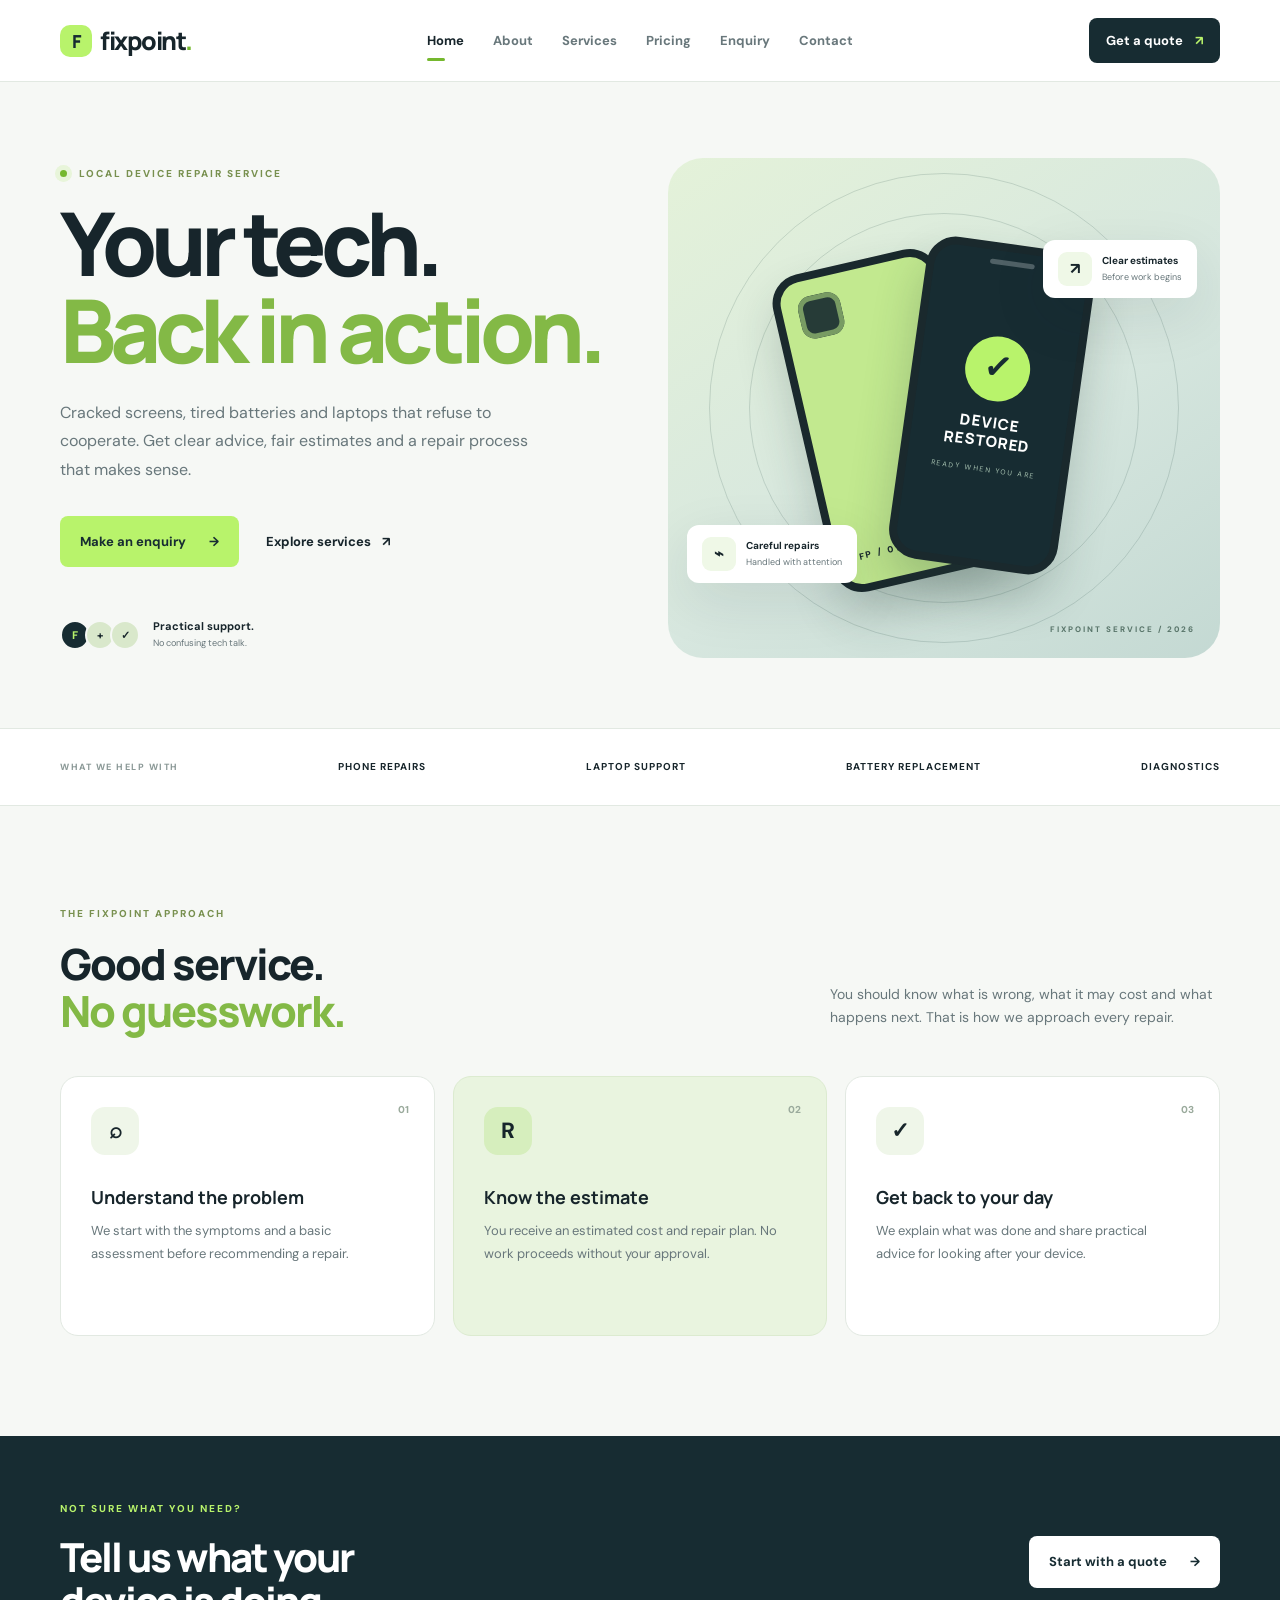
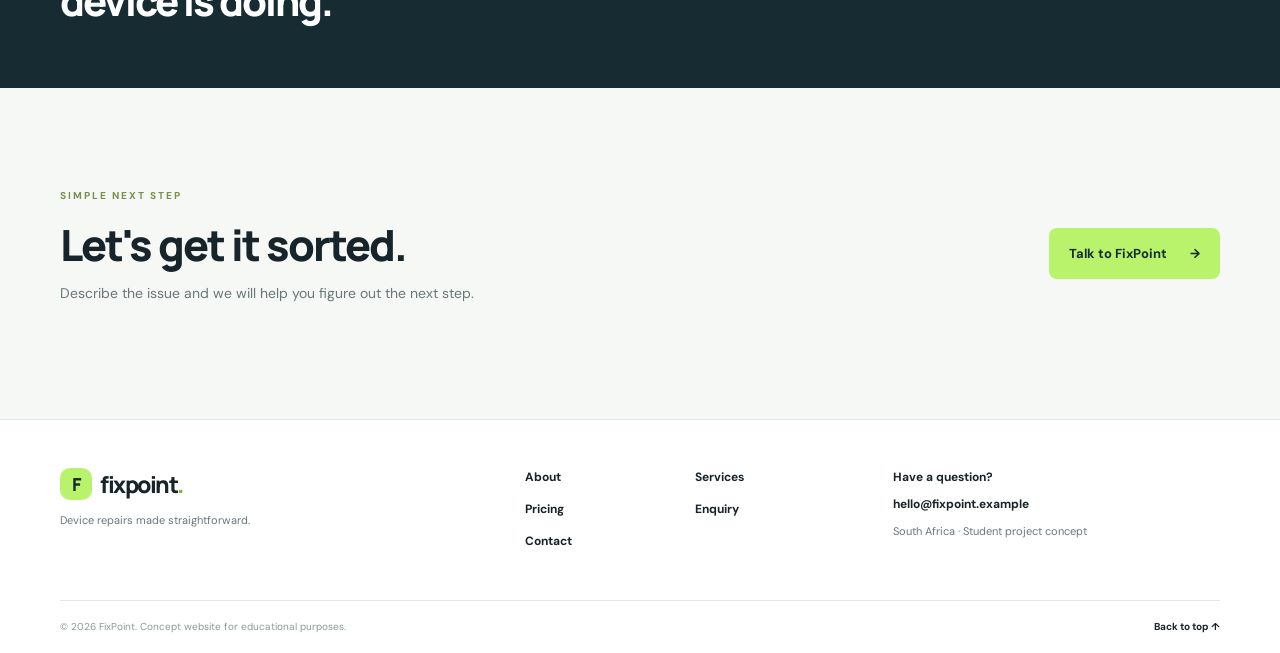
<file: index.html>
<!DOCTYPE html>
<html lang="en">
<head>
  <meta charset="UTF-8">
  <meta name="viewport" content="width=device-width, initial-scale=1.0">
  <meta name="description" content="FixPoint provides straightforward phone, tablet and laptop repairs with clear pricing and easy booking.">
  <meta property="og:title" content="FixPoint | Device repairs without the runaround"><meta property="og:description" content="FixPoint provides straightforward phone, tablet and laptop repairs with clear pricing and easy booking."><meta property="og:type" content="website"><link rel="canonical" href="https://fixpoint-wede5020.netlify.app/index.html"><meta name="theme-color" content="#172c32"><title>FixPoint | Device repairs without the runaround</title>
  <link rel="stylesheet" href="css/style.css">
  <script src="js/script.js" defer></script>
</head>
<body>
  <a class="skip-link" href="#main">Skip to content</a>
  <header class="site-header">
    <div class="container nav-wrap">
      <a class="logo" href="index.html" aria-label="FixPoint home"><span class="logo-mark">F</span>fixpoint<span class="logo-dot">.</span></a>
      <button class="menu-toggle" aria-label="Open navigation" aria-expanded="false">☰</button>
      <nav class="main-nav" aria-label="Main navigation">
        <a class="active" href="index.html">Home</a><a href="about.html">About</a><a href="services.html">Services</a><a href="pricing.html">Pricing</a><a href="enquiry.html">Enquiry</a><a href="contact.html">Contact</a>
      </nav>
      <a class="nav-cta" href="enquiry.html">Get a quote <span>↗</span></a>
    </div>
  </header>

  <main id="main">
    <section class="hero">
      <div class="container hero-grid">
        <div class="hero-copy">
          <p class="eyebrow"><span class="pulse"></span> LOCAL DEVICE REPAIR SERVICE</p>
          <h1>Your tech.<br><span>Back in action.</span></h1>
          <p class="hero-intro">Cracked screens, tired batteries and laptops that refuse to cooperate. Get clear advice, fair estimates and a repair process that makes sense.</p>
          <div class="hero-actions"><a class="button button-primary" href="enquiry.html">Make an enquiry <span>→</span></a><a class="text-link" href="services.html">Explore services <span>↗</span></a></div>
          <div class="hero-proof"><div class="proof-avatars"><span>F</span><span>+</span><span>✓</span></div><p><strong>Practical support.</strong><br><small>No confusing tech talk.</small></p></div>
        </div>
        <div class="hero-visual" aria-label="Illustration of a smartphone being repaired">
          <div class="visual-orbit orbit-one"></div><div class="visual-orbit orbit-two"></div>
          <div class="phone phone-back"><div class="camera"></div><div class="phone-label">FP / 01</div></div>
          <div class="phone phone-front"><div class="phone-speaker"></div><div class="screen-content"><div class="screen-icon">✓</div><span>DEVICE<br>RESTORED</span><small>READY WHEN YOU ARE</small></div></div>
          <div class="floating-tag tag-top"><span class="tag-icon">↗</span><span><b>Clear estimates</b><small>Before work begins</small></span></div>
          <div class="floating-tag tag-bottom"><span class="tag-icon">⌁</span><span><b>Careful repairs</b><small>Handled with attention</small></span></div>
          <div class="visual-caption">FIXPOINT SERVICE / 2026</div>
        </div>
      </div>
    </section>

    <section class="trust-strip"><div class="container trust-grid"><span>WHAT WE HELP WITH</span><b>PHONE REPAIRS</b><b>LAPTOP SUPPORT</b><b>BATTERY REPLACEMENT</b><b>DIAGNOSTICS</b></div></section>

    <section class="section container">
      <div class="section-heading"><div><p class="eyebrow">THE FIXPOINT APPROACH</p><h2>Good service.<br><span>No guesswork.</span></h2></div><p class="section-note">You should know what is wrong, what it may cost and what happens next. That is how we approach every repair.</p></div>
      <div class="feature-grid">
        <article class="feature-card"><span class="feature-number">01</span><div class="feature-icon">⌕</div><h3>Understand the problem</h3><p>We start with the symptoms and a basic assessment before recommending a repair.</p></article>
        <article class="feature-card featured"><span class="feature-number">02</span><div class="feature-icon">R</div><h3>Know the estimate</h3><p>You receive an estimated cost and repair plan. No work proceeds without your approval.</p></article>
        <article class="feature-card"><span class="feature-number">03</span><div class="feature-icon">✓</div><h3>Get back to your day</h3><p>We explain what was done and share practical advice for looking after your device.</p></article>
      </div>
    </section>

    <section class="dark-band"><div class="container dark-band-inner"><div><p class="eyebrow">NOT SURE WHAT YOU NEED?</p><h2>Tell us what your<br>device is doing.</h2></div><a class="button button-light" href="enquiry.html">Start with a quote <span>→</span></a></div></section>

    <section class="section container bottom-cta"><div><p class="eyebrow">SIMPLE NEXT STEP</p><h2>Let's get it sorted.</h2><p>Describe the issue and we will help you figure out the next step.</p></div><a class="button button-primary" href="contact.html">Talk to FixPoint <span>→</span></a></section>
  </main>

  <footer class="site-footer"><div class="container footer-main"><div><a class="logo footer-logo" href="index.html"><span class="logo-mark">F</span>fixpoint<span class="logo-dot">.</span></a><p>Device repairs made straightforward.</p></div><div class="footer-links"><a href="about.html">About</a><a href="services.html">Services</a><a href="pricing.html">Pricing</a><a href="enquiry.html">Enquiry</a><a href="contact.html">Contact</a></div><div class="footer-contact"><b>Have a question?</b><a href="mailto:hello@fixpoint.example">hello@fixpoint.example</a><span>South Africa · Student project concept</span></div></div><div class="container footer-bottom"><span>© 2026 FixPoint. Concept website for educational purposes.</span><a href="#main">Back to top ↑</a></div></footer>
</body>
</html>
</file>
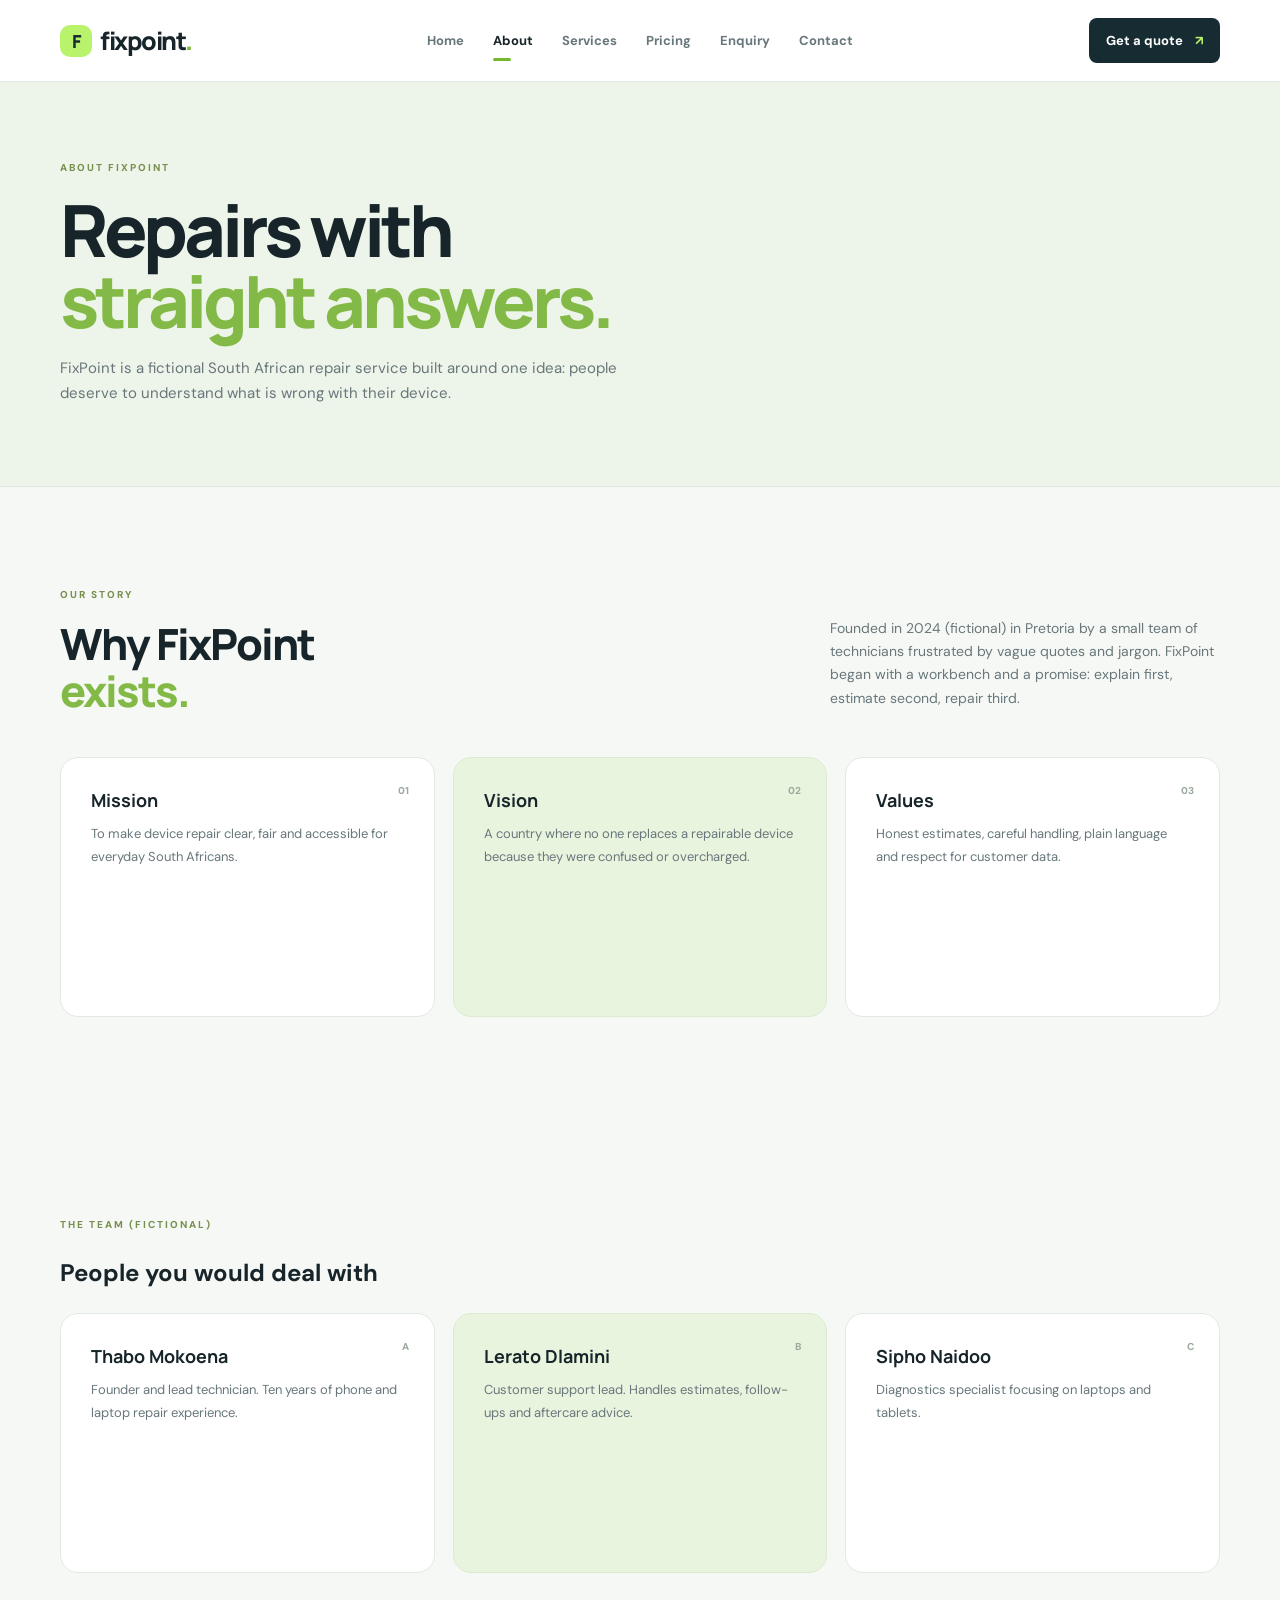
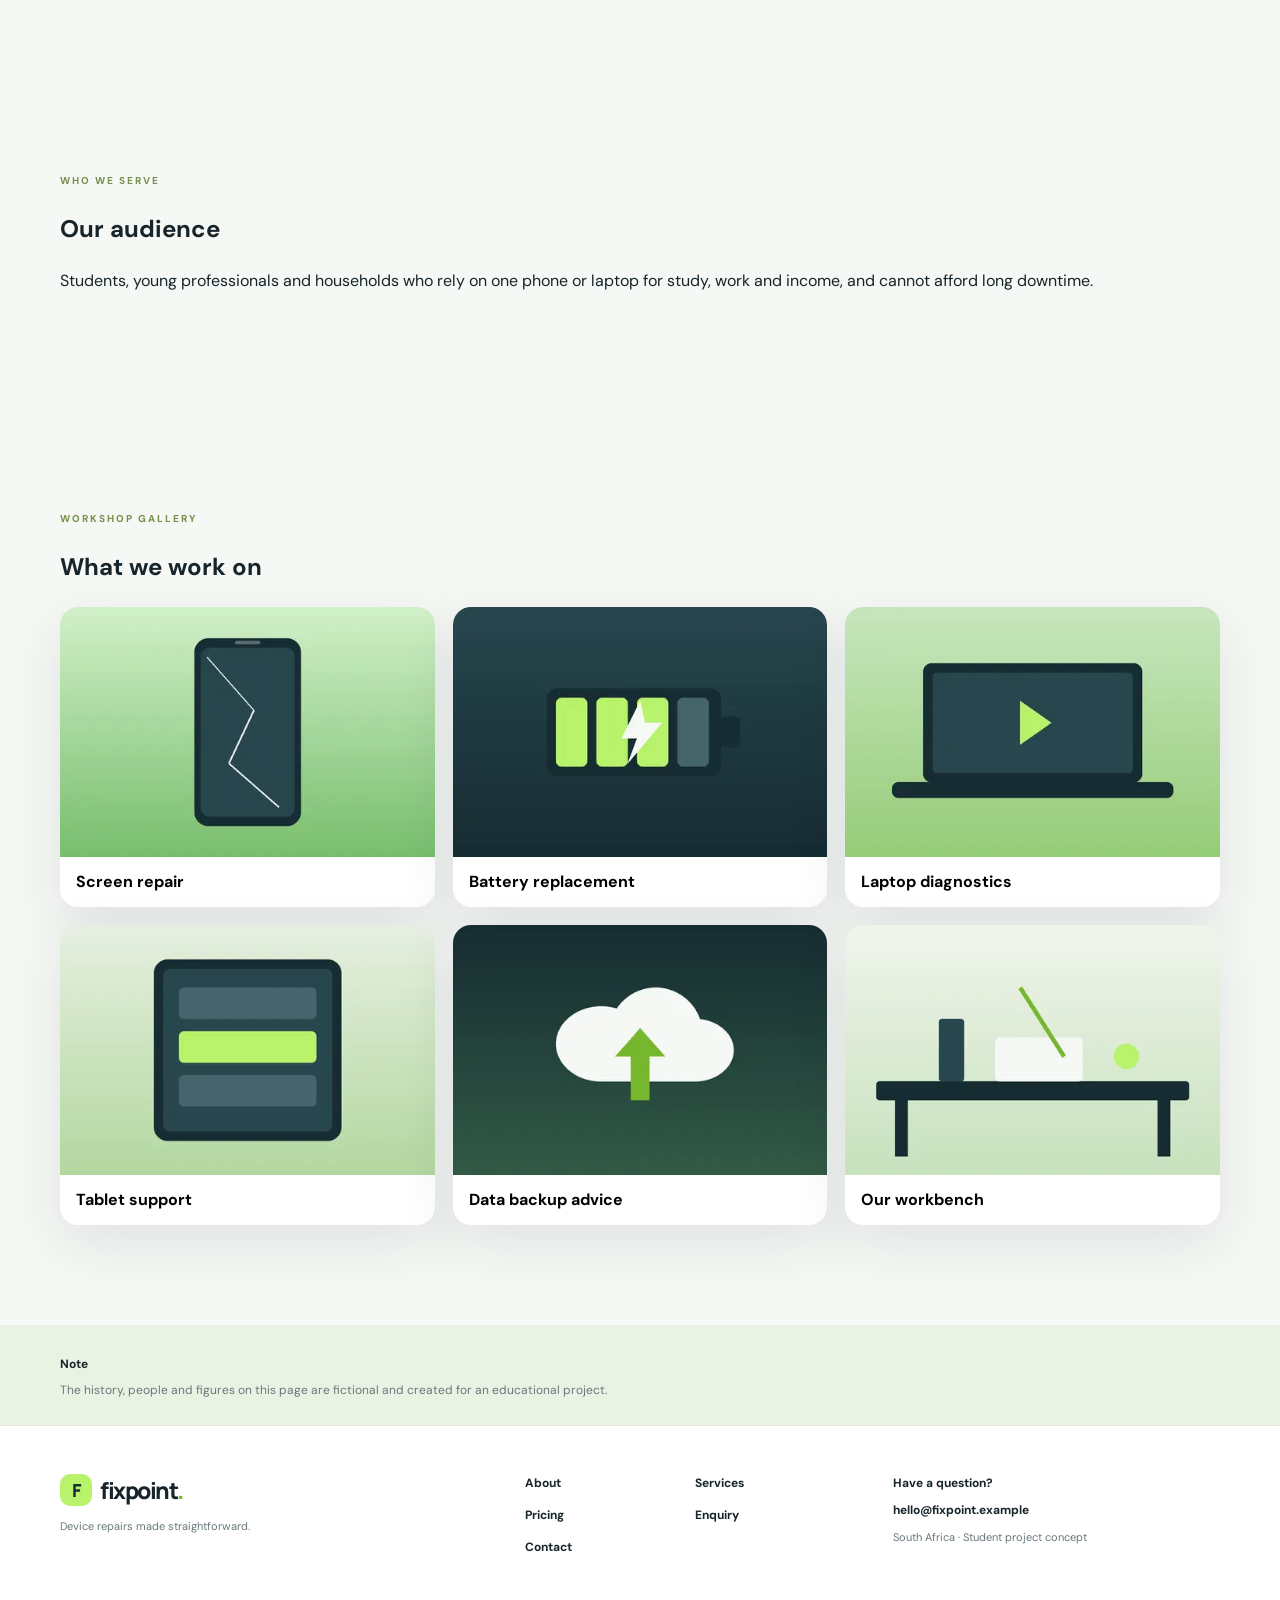
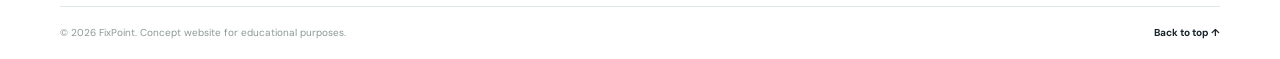
<file: about.html>
<!DOCTYPE html>
<html lang="en">
<head><meta charset="UTF-8"><meta name="viewport" content="width=device-width, initial-scale=1.0"><meta name="description" content="Learn about FixPoint, our mission, values and the team behind our device repair service."><meta property="og:title" content="About | FixPoint"><meta property="og:description" content="Learn about FixPoint, our mission, values and the team behind our device repair service."><meta property="og:type" content="website"><link rel="canonical" href="https://fixpoint-wede5020.netlify.app/about.html"><meta name="theme-color" content="#172c32"><title>About | FixPoint</title><link rel="stylesheet" href="css/style.css"><script src="js/script.js" defer></script></head>
<body><a class="skip-link" href="#main">Skip to content</a>
<header class="site-header"><div class="container nav-wrap"><a class="logo" href="index.html"><span class="logo-mark">F</span>fixpoint<span class="logo-dot">.</span></a><button class="menu-toggle" aria-label="Open navigation" aria-expanded="false">☰</button><nav class="main-nav" aria-label="Main navigation"><a href="index.html">Home</a><a class="active" href="about.html">About</a><a href="services.html">Services</a><a href="pricing.html">Pricing</a><a href="enquiry.html">Enquiry</a><a href="contact.html">Contact</a></nav><a class="nav-cta" href="enquiry.html">Get a quote <span>↗</span></a></div></header>
<main id="main">
<section class="page-hero"><div class="container"><p class="eyebrow">ABOUT FIXPOINT</p><h1>Repairs with<br><span>straight answers.</span></h1><p>FixPoint is a fictional South African repair service built around one idea: people deserve to understand what is wrong with their device.</p></div></section>
<section class="section container"><div class="section-heading"><div><p class="eyebrow">OUR STORY</p><h2>Why FixPoint<br><span>exists.</span></h2></div><p class="section-note">Founded in 2024 (fictional) in Pretoria by a small team of technicians frustrated by vague quotes and jargon. FixPoint began with a workbench and a promise: explain first, estimate second, repair third.</p></div>
<div class="feature-grid"><article class="feature-card "><span class="feature-number">01</span><h3>Mission</h3><p>To make device repair clear, fair and accessible for everyday South Africans.</p></article><article class="feature-card featured"><span class="feature-number">02</span><h3>Vision</h3><p>A country where no one replaces a repairable device because they were confused or overcharged.</p></article><article class="feature-card "><span class="feature-number">03</span><h3>Values</h3><p>Honest estimates, careful handling, plain language and respect for customer data.</p></article></div></section>
<section class="section container"><p class="eyebrow">THE TEAM (FICTIONAL)</p><h2>People you would deal with</h2><div class="feature-grid"><article class="feature-card "><span class="feature-number">A</span><h3>Thabo Mokoena</h3><p>Founder and lead technician. Ten years of phone and laptop repair experience.</p></article><article class="feature-card featured"><span class="feature-number">B</span><h3>Lerato Dlamini</h3><p>Customer support lead. Handles estimates, follow-ups and aftercare advice.</p></article><article class="feature-card "><span class="feature-number">C</span><h3>Sipho Naidoo</h3><p>Diagnostics specialist focusing on laptops and tablets.</p></article></div></section>
<section class="section container"><p class="eyebrow">WHO WE SERVE</p><h2>Our audience</h2><p>Students, young professionals and households who rely on one phone or laptop for study, work and income, and cannot afford long downtime.</p></section>
<section class="section container"><p class="eyebrow">WORKSHOP GALLERY</p><h2>What we work on</h2><div class="gallery"><button class="gallery-item" data-full="images/phone-screen-repair-1200.jpg" data-caption="Screen repair"><picture><source type="image/webp" srcset="images/phone-screen-repair-480.webp 480w, images/phone-screen-repair-800.webp 800w" sizes="(max-width:700px) 100vw, 33vw"><img src="images/phone-screen-repair-480.jpg" srcset="images/phone-screen-repair-480.jpg 480w, images/phone-screen-repair-800.jpg 800w" sizes="(max-width:700px) 100vw, 33vw" width="480" height="320" loading="lazy" alt="Cracked smartphone screen illustration"></picture><span>Screen repair</span></button><button class="gallery-item" data-full="images/battery-replacement-1200.jpg" data-caption="Battery replacement"><picture><source type="image/webp" srcset="images/battery-replacement-480.webp 480w, images/battery-replacement-800.webp 800w" sizes="(max-width:700px) 100vw, 33vw"><img src="images/battery-replacement-480.jpg" srcset="images/battery-replacement-480.jpg 480w, images/battery-replacement-800.jpg 800w" sizes="(max-width:700px) 100vw, 33vw" width="480" height="320" loading="lazy" alt="Battery with charging bolt illustration"></picture><span>Battery replacement</span></button><button class="gallery-item" data-full="images/laptop-diagnostics-1200.jpg" data-caption="Laptop diagnostics"><picture><source type="image/webp" srcset="images/laptop-diagnostics-480.webp 480w, images/laptop-diagnostics-800.webp 800w" sizes="(max-width:700px) 100vw, 33vw"><img src="images/laptop-diagnostics-480.jpg" srcset="images/laptop-diagnostics-480.jpg 480w, images/laptop-diagnostics-800.jpg 800w" sizes="(max-width:700px) 100vw, 33vw" width="480" height="320" loading="lazy" alt="Laptop with play symbol illustration"></picture><span>Laptop diagnostics</span></button><button class="gallery-item" data-full="images/tablet-support-1200.jpg" data-caption="Tablet support"><picture><source type="image/webp" srcset="images/tablet-support-480.webp 480w, images/tablet-support-800.webp 800w" sizes="(max-width:700px) 100vw, 33vw"><img src="images/tablet-support-480.jpg" srcset="images/tablet-support-480.jpg 480w, images/tablet-support-800.jpg 800w" sizes="(max-width:700px) 100vw, 33vw" width="480" height="320" loading="lazy" alt="Tablet with interface cards illustration"></picture><span>Tablet support</span></button><button class="gallery-item" data-full="images/data-backup-advice-1200.jpg" data-caption="Data backup advice"><picture><source type="image/webp" srcset="images/data-backup-advice-480.webp 480w, images/data-backup-advice-800.webp 800w" sizes="(max-width:700px) 100vw, 33vw"><img src="images/data-backup-advice-480.jpg" srcset="images/data-backup-advice-480.jpg 480w, images/data-backup-advice-800.jpg 800w" sizes="(max-width:700px) 100vw, 33vw" width="480" height="320" loading="lazy" alt="Cloud backup arrow illustration"></picture><span>Data backup advice</span></button><button class="gallery-item" data-full="images/repair-workbench-1200.jpg" data-caption="Our workbench"><picture><source type="image/webp" srcset="images/repair-workbench-480.webp 480w, images/repair-workbench-800.webp 800w" sizes="(max-width:700px) 100vw, 33vw"><img src="images/repair-workbench-480.jpg" srcset="images/repair-workbench-480.jpg 480w, images/repair-workbench-800.jpg 800w" sizes="(max-width:700px) 100vw, 33vw" width="480" height="320" loading="lazy" alt="Repair workbench with tools illustration"></picture><span>Our workbench</span></button></div></section><dialog id="lightbox" aria-label="Image viewer"><button id="lb-close" aria-label="Close">×</button><button id="lb-prev" aria-label="Previous image">‹</button><img id="lb-img" alt=""><button id="lb-next" aria-label="Next image">›</button><p id="lb-cap"></p></dialog>
<section class="notice-band"><div class="container"><b>Note</b><p>The history, people and figures on this page are fictional and created for an educational project.</p></div></section>
</main>
<footer class="site-footer"><div class="container footer-main"><div><a class="logo footer-logo" href="index.html"><span class="logo-mark">F</span>fixpoint<span class="logo-dot">.</span></a><p>Device repairs made straightforward.</p></div><div class="footer-links"><a href="about.html">About</a><a href="services.html">Services</a><a href="pricing.html">Pricing</a><a href="enquiry.html">Enquiry</a><a href="contact.html">Contact</a></div><div class="footer-contact"><b>Have a question?</b><a href="mailto:hello@fixpoint.example">hello@fixpoint.example</a><span>South Africa · Student project concept</span></div></div><div class="container footer-bottom"><span>© 2026 FixPoint. Concept website for educational purposes.</span><a href="#main">Back to top ↑</a></div></footer></body></html>
</file>
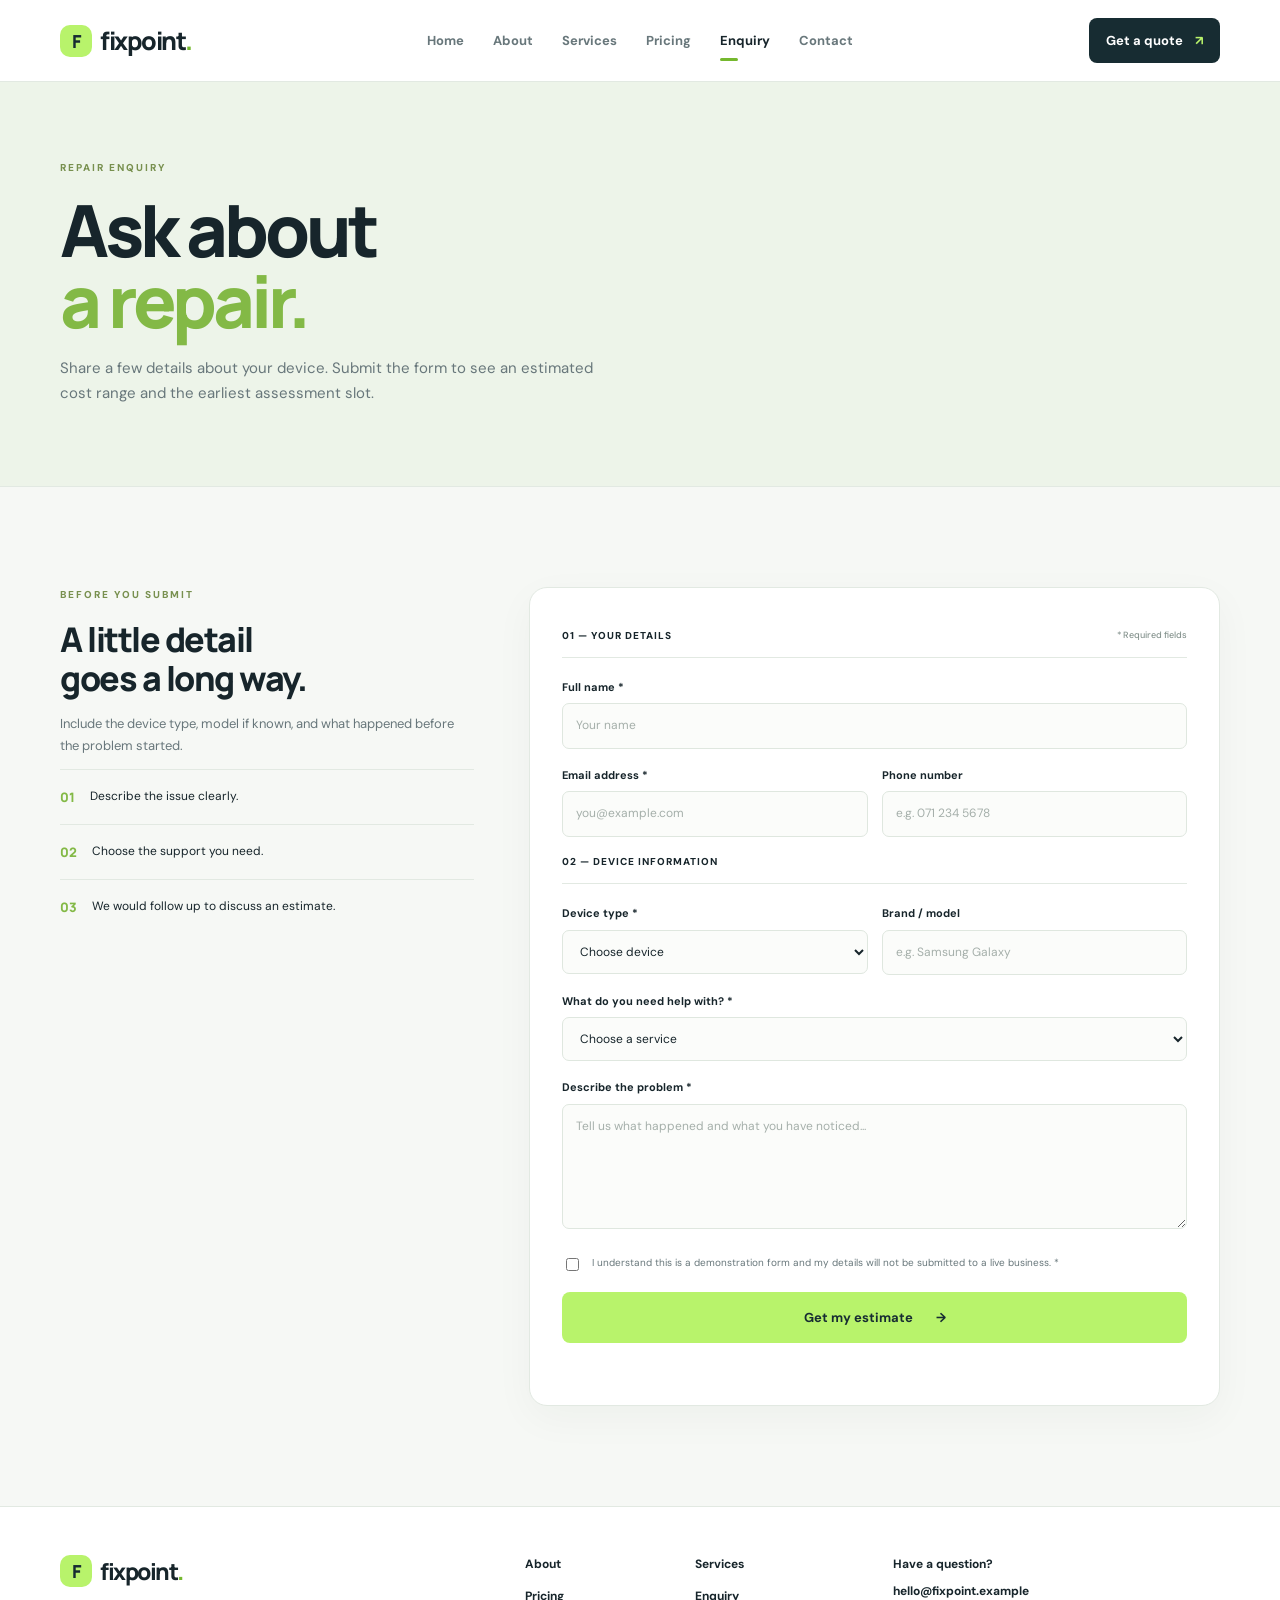
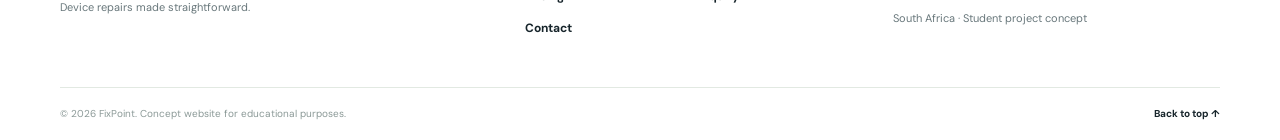
<file: enquiry.html>
<!DOCTYPE html>
<html lang="en">
<head><meta charset="UTF-8"><meta name="viewport" content="width=device-width, initial-scale=1.0"><meta name="description" content="Send FixPoint a repair request and describe your device issue."><meta property="og:title" content="Make an enquiry | FixPoint"><meta property="og:description" content="Send FixPoint a repair request and describe your device issue."><meta property="og:type" content="website"><link rel="canonical" href="https://fixpoint-wede5020.netlify.app/enquiry.html"><meta name="theme-color" content="#172c32"><title>Make an enquiry | FixPoint</title><link rel="stylesheet" href="css/style.css"><script src="js/script.js" defer></script></head>
<body><a class="skip-link" href="#main">Skip to content</a>
<header class="site-header"><div class="container nav-wrap"><a class="logo" href="index.html"><span class="logo-mark">F</span>fixpoint<span class="logo-dot">.</span></a><button class="menu-toggle" aria-label="Open navigation" aria-expanded="false">☰</button><nav class="main-nav" aria-label="Main navigation"><a href="index.html">Home</a><a href="about.html">About</a><a href="services.html">Services</a><a href="pricing.html">Pricing</a><a class="active" href="enquiry.html">Enquiry</a><a href="contact.html">Contact</a></nav><a class="nav-cta" href="enquiry.html">Get a quote <span>↗</span></a></div></header>
<main id="main">
<section class="page-hero"><div class="container"><p class="eyebrow">REPAIR ENQUIRY</p><h1>Ask about<br><span>a repair.</span></h1><p>Share a few details about your device. Submit the form to see an estimated cost range and the earliest assessment slot.</p></div></section>
<section class="section container form-layout"><div class="form-aside"><p class="eyebrow">BEFORE YOU SUBMIT</p><h2>A little detail<br>goes a long way.</h2><p>Include the device type, model if known, and what happened before the problem started.</p><div class="aside-step"><b>01</b><span>Describe the issue clearly.</span></div><div class="aside-step"><b>02</b><span>Choose the support you need.</span></div><div class="aside-step"><b>03</b><span>We would follow up to discuss an estimate.</span></div></div>
<form class="form-card" id="booking-form" name="enquiry" method="post" data-netlify="true" novalidate><input type="hidden" name="form-name" value="enquiry">
<div class="form-heading"><span>01 — YOUR DETAILS</span><span class="required-note">* Required fields</span></div>
<div class="form-row"><label for="name">Full name *</label><input id="name" name="name" type="text" placeholder="Your name" required minlength="2"></div>
<div class="form-row two-col"><div><label for="email">Email address *</label><input id="email" name="email" type="email" placeholder="you@example.com" required></div><div><label for="phone">Phone number</label><input id="phone" name="phone" type="tel" placeholder="e.g. 071 234 5678"></div></div>
<div class="form-heading"><span>02 — DEVICE INFORMATION</span></div>
<div class="form-row two-col"><div><label for="device">Device type *</label><select id="device" name="device" required><option value="">Choose device</option><option>Smartphone</option><option>Laptop</option><option>Tablet</option><option>Other</option></select></div><div><label for="model">Brand / model</label><input id="model" name="model" type="text" placeholder="e.g. Samsung Galaxy"></div></div>
<div class="form-row"><label for="service">What do you need help with? *</label><select id="service" name="service" required><option value="">Choose a service</option><option>Screen or display issue</option><option>Battery or charging issue</option><option>Software or performance issue</option><option>Diagnostics / not sure</option><option>Other</option></select></div>
<div class="form-row"><label for="details">Describe the problem *</label><textarea id="details" name="details" rows="5" placeholder="Tell us what happened and what you have noticed..." required minlength="10"></textarea></div>
<label class="checkbox-row"><input type="checkbox" id="consent" required><span>I understand this is a demonstration form and my details will not be submitted to a live business. *</span></label>
<button class="button button-primary submit-button" type="submit">Get my estimate <span>→</span></button>
<div class="result-card" id="enquiry-result" role="status" aria-live="polite" hidden></div><p class="form-feedback" id="form-feedback" role="status" aria-live="polite"></p>
</form></section></main>
<footer class="site-footer"><div class="container footer-main"><div><a class="logo footer-logo" href="index.html"><span class="logo-mark">F</span>fixpoint<span class="logo-dot">.</span></a><p>Device repairs made straightforward.</p></div><div class="footer-links"><a href="about.html">About</a><a href="services.html">Services</a><a href="pricing.html">Pricing</a><a href="enquiry.html">Enquiry</a><a href="contact.html">Contact</a></div><div class="footer-contact"><b>Have a question?</b><a href="mailto:hello@fixpoint.example">hello@fixpoint.example</a><span>South Africa · Student project concept</span></div></div><div class="container footer-bottom"><span>© 2026 FixPoint. Concept website for educational purposes.</span><a href="#main">Back to top ↑</a></div></footer></body></html>
</file>
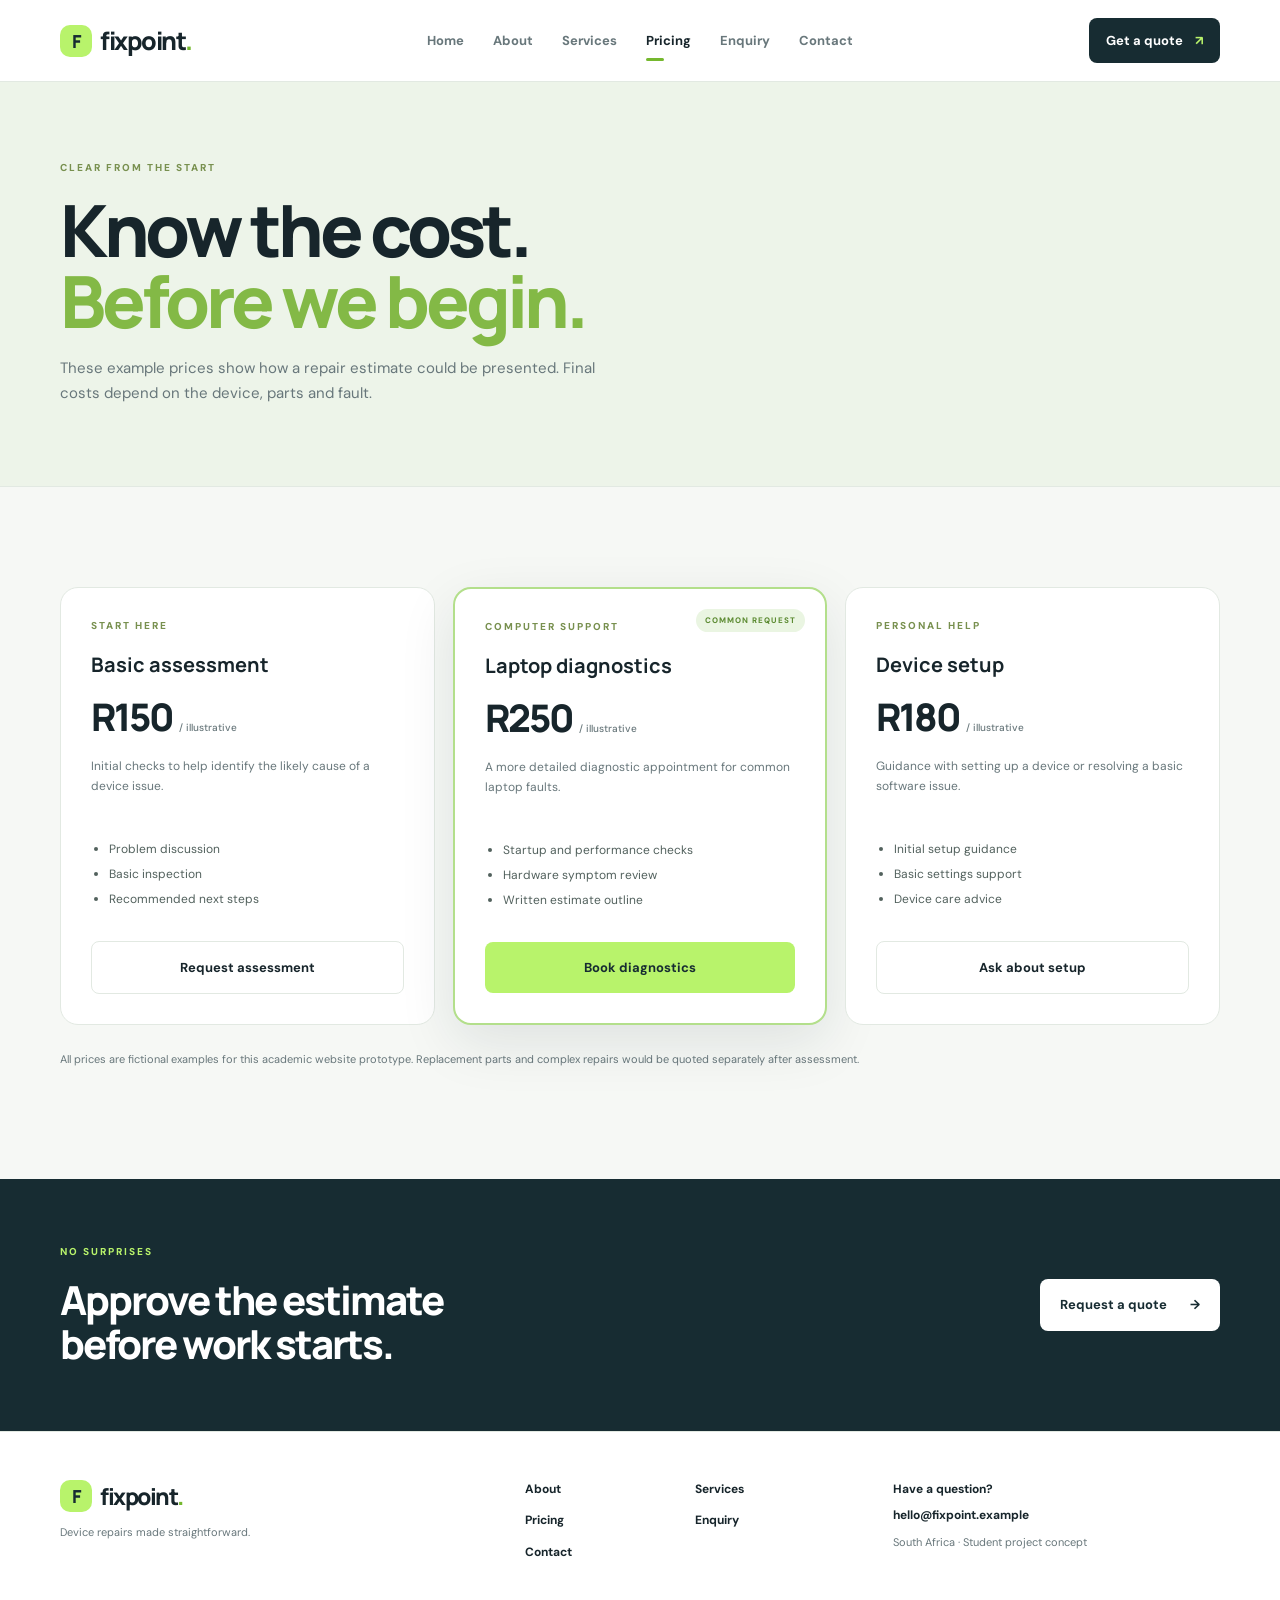
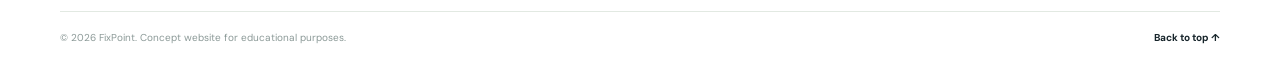
<file: pricing.html>
<!DOCTYPE html>
<html lang="en">
<head><meta charset="UTF-8"><meta name="viewport" content="width=device-width, initial-scale=1.0"><meta name="description" content="View illustrative FixPoint repair assessment and support prices."><meta property="og:title" content="Pricing | FixPoint"><meta property="og:description" content="View illustrative FixPoint repair assessment and support prices."><meta property="og:type" content="website"><link rel="canonical" href="https://fixpoint-wede5020.netlify.app/pricing.html"><meta name="theme-color" content="#172c32"><title>Pricing | FixPoint</title><link rel="stylesheet" href="css/style.css"><script src="js/script.js" defer></script></head>
<body><a class="skip-link" href="#main">Skip to content</a>
<header class="site-header"><div class="container nav-wrap"><a class="logo" href="index.html"><span class="logo-mark">F</span>fixpoint<span class="logo-dot">.</span></a><button class="menu-toggle" aria-label="Open navigation" aria-expanded="false">☰</button><nav class="main-nav" aria-label="Main navigation"><a href="index.html">Home</a><a href="about.html">About</a><a href="services.html">Services</a><a class="active" href="pricing.html">Pricing</a><a href="enquiry.html">Enquiry</a><a href="contact.html">Contact</a></nav><a class="nav-cta" href="enquiry.html">Get a quote <span>↗</span></a></div></header>
<main id="main">
<section class="page-hero"><div class="container"><p class="eyebrow">CLEAR FROM THE START</p><h1>Know the cost.<br><span>Before we begin.</span></h1><p>These example prices show how a repair estimate could be presented. Final costs depend on the device, parts and fault.</p></div></section>
<section class="section container"><div class="pricing-grid">
<article class="price-card"><p class="eyebrow">START HERE</p><h2>Basic assessment</h2><p class="price">R150 <small>/ illustrative</small></p><p>Initial checks to help identify the likely cause of a device issue.</p><ul><li>Problem discussion</li><li>Basic inspection</li><li>Recommended next steps</li></ul><a class="button button-outline" href="enquiry.html">Request assessment</a></article>
<article class="price-card price-card-featured"><span class="popular-label">COMMON REQUEST</span><p class="eyebrow">COMPUTER SUPPORT</p><h2>Laptop diagnostics</h2><p class="price">R250 <small>/ illustrative</small></p><p>A more detailed diagnostic appointment for common laptop faults.</p><ul><li>Startup and performance checks</li><li>Hardware symptom review</li><li>Written estimate outline</li></ul><a class="button button-primary" href="enquiry.html">Book diagnostics</a></article>
<article class="price-card"><p class="eyebrow">PERSONAL HELP</p><h2>Device setup</h2><p class="price">R180 <small>/ illustrative</small></p><p>Guidance with setting up a device or resolving a basic software issue.</p><ul><li>Initial setup guidance</li><li>Basic settings support</li><li>Device care advice</li></ul><a class="button button-outline" href="enquiry.html">Ask about setup</a></article>
</div><p class="pricing-footnote">All prices are fictional examples for this academic website prototype. Replacement parts and complex repairs would be quoted separately after assessment.</p></section>
<section class="dark-band"><div class="container dark-band-inner"><div><p class="eyebrow">NO SURPRISES</p><h2>Approve the estimate<br>before work starts.</h2></div><a class="button button-light" href="enquiry.html">Request a quote <span>→</span></a></div></section>
</main>
<footer class="site-footer"><div class="container footer-main"><div><a class="logo footer-logo" href="index.html"><span class="logo-mark">F</span>fixpoint<span class="logo-dot">.</span></a><p>Device repairs made straightforward.</p></div><div class="footer-links"><a href="about.html">About</a><a href="services.html">Services</a><a href="pricing.html">Pricing</a><a href="enquiry.html">Enquiry</a><a href="contact.html">Contact</a></div><div class="footer-contact"><b>Have a question?</b><a href="mailto:hello@fixpoint.example">hello@fixpoint.example</a><span>South Africa · Student project concept</span></div></div><div class="container footer-bottom"><span>© 2026 FixPoint. Concept website for educational purposes.</span><a href="#main">Back to top ↑</a></div></footer></body></html>
</file>
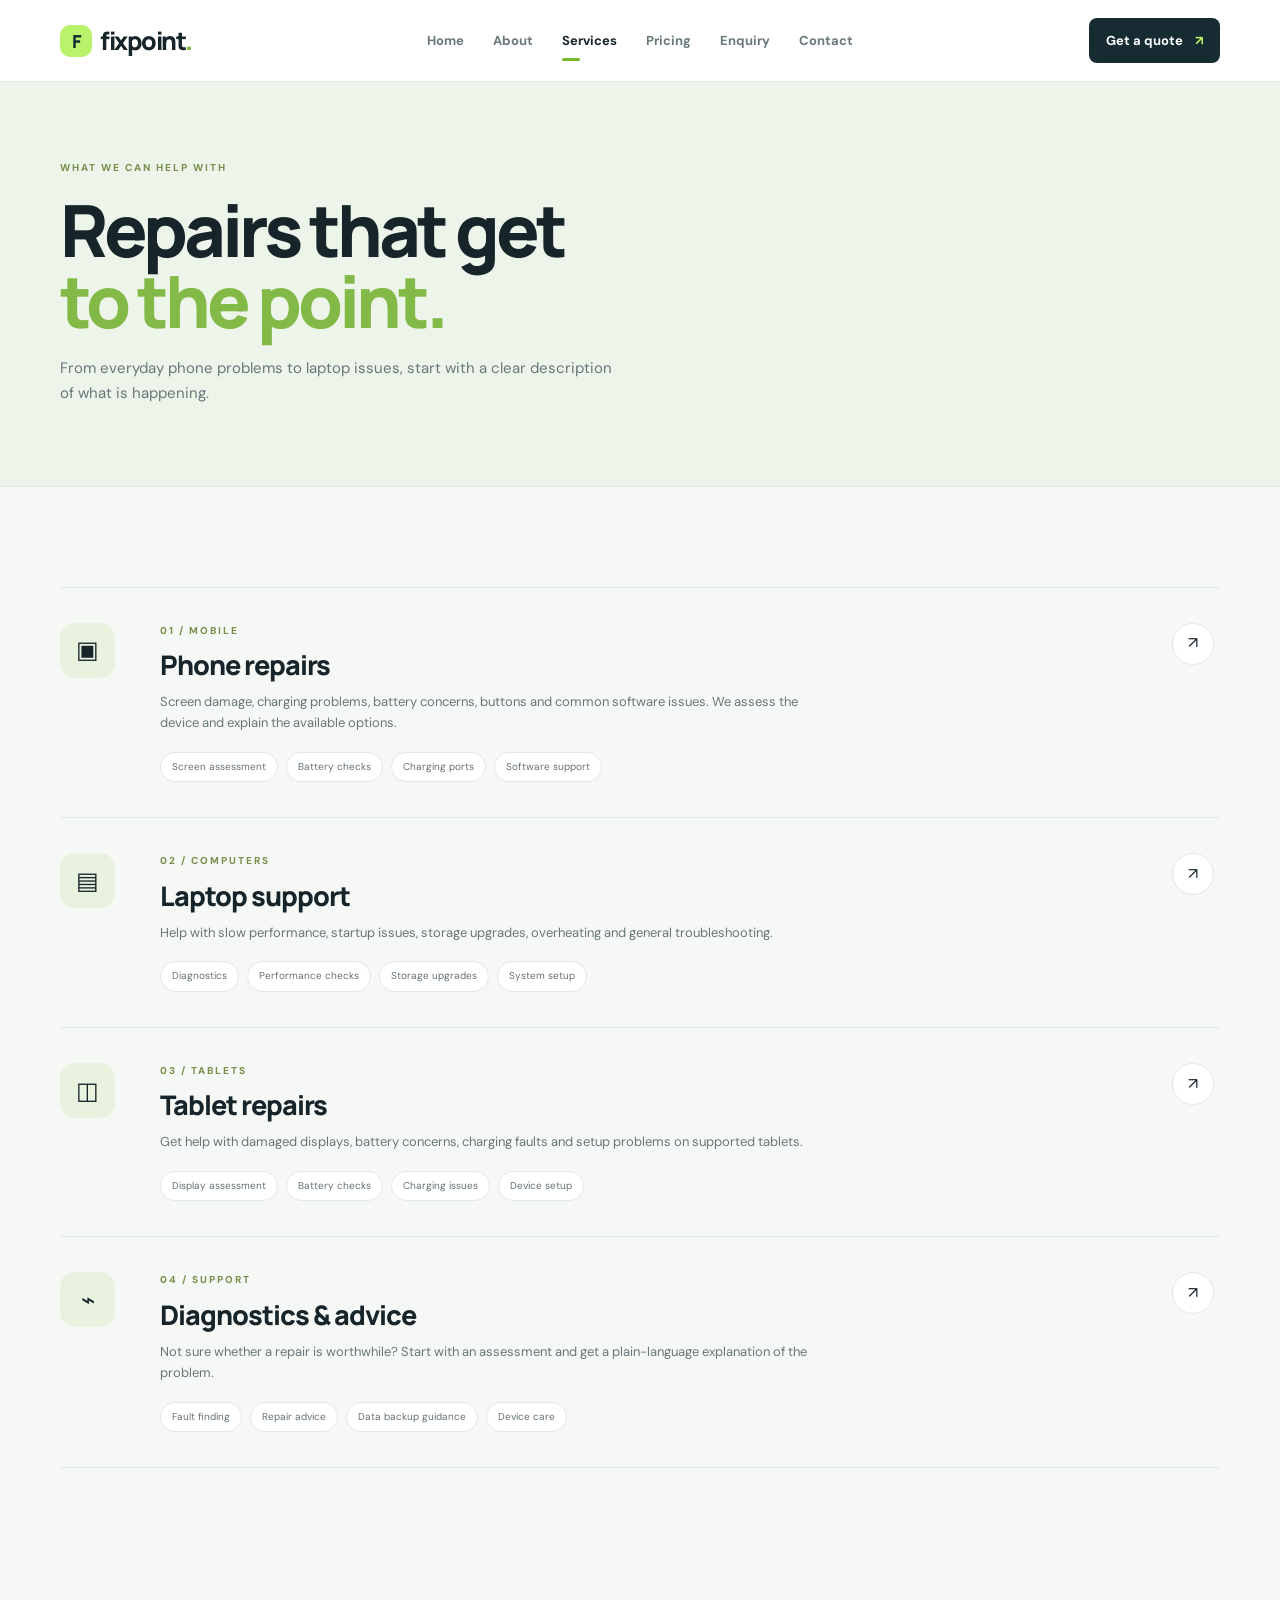
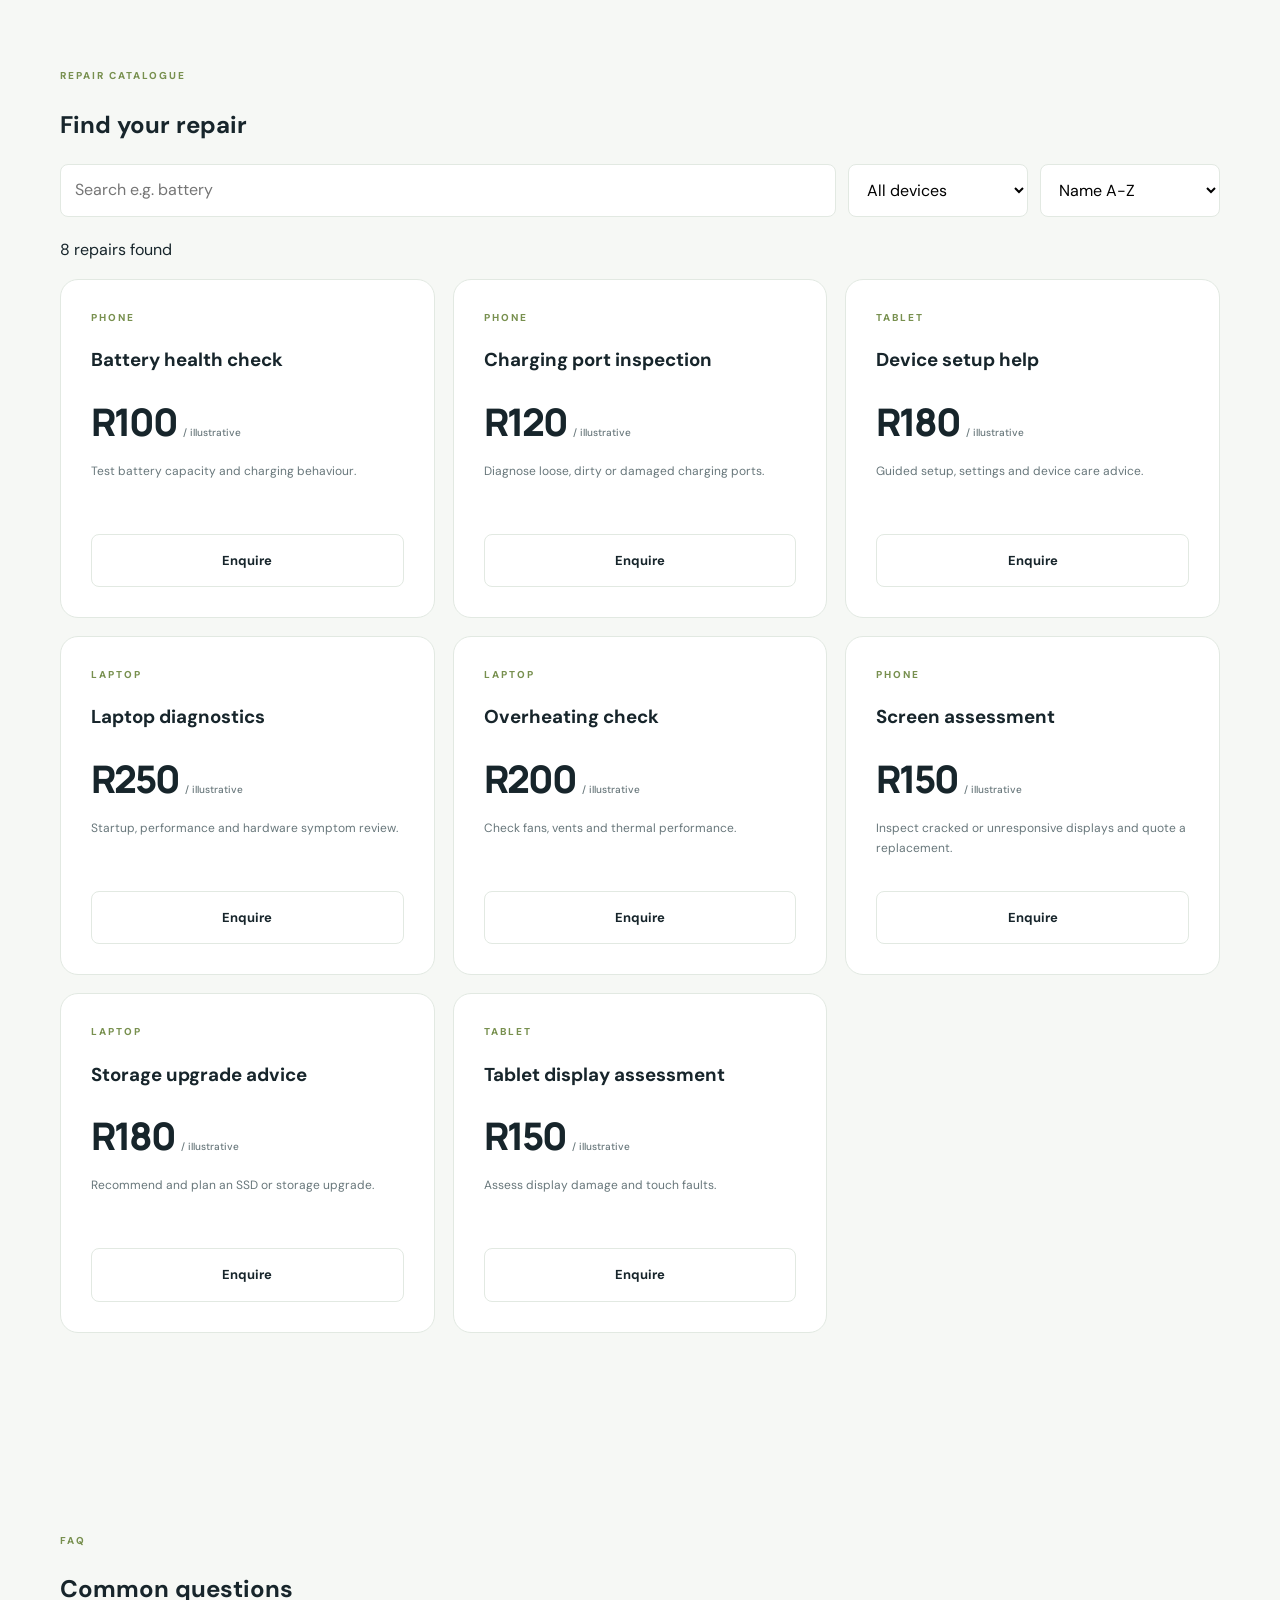
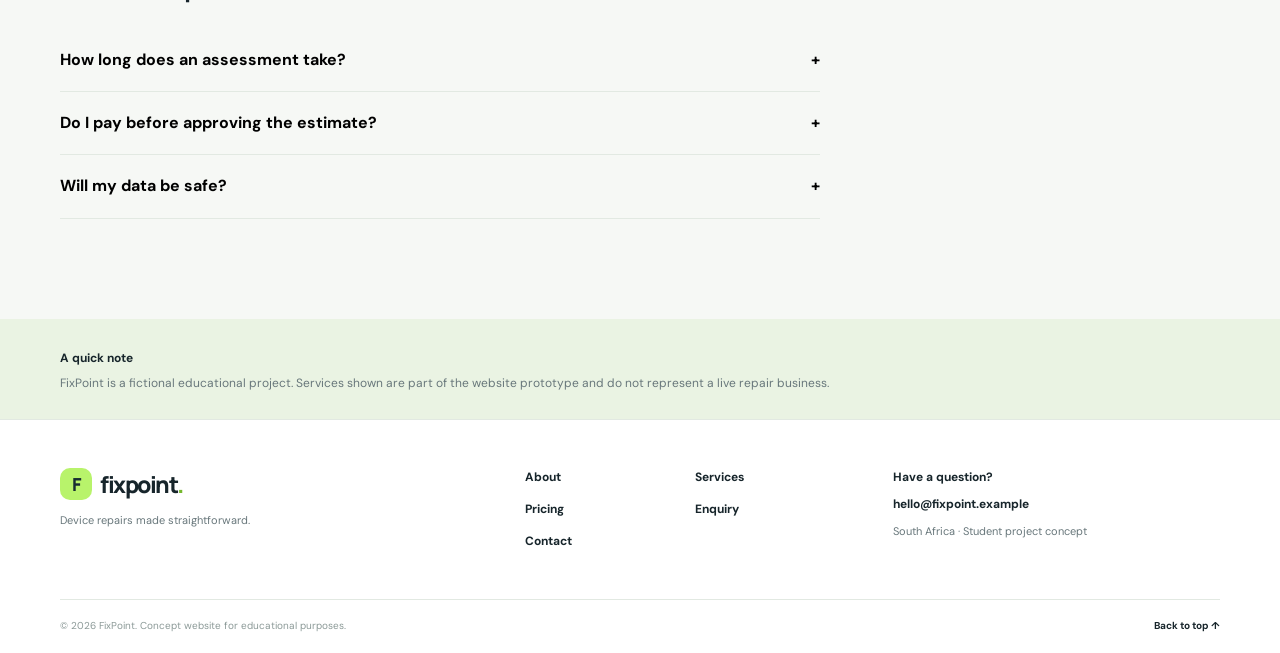
<file: services.html>
<!DOCTYPE html>
<html lang="en">
<head><meta charset="UTF-8"><meta name="viewport" content="width=device-width, initial-scale=1.0"><meta name="description" content="Explore FixPoint phone, laptop and tablet repair services."><meta property="og:title" content="Services | FixPoint"><meta property="og:description" content="Explore FixPoint phone, laptop and tablet repair services."><meta property="og:type" content="website"><link rel="canonical" href="https://fixpoint-wede5020.netlify.app/services.html"><meta name="theme-color" content="#172c32"><title>Services | FixPoint</title><link rel="stylesheet" href="css/style.css"><script src="js/script.js" defer></script></head>
<body><a class="skip-link" href="#main">Skip to content</a>
<header class="site-header"><div class="container nav-wrap"><a class="logo" href="index.html"><span class="logo-mark">F</span>fixpoint<span class="logo-dot">.</span></a><button class="menu-toggle" aria-label="Open navigation" aria-expanded="false">☰</button><nav class="main-nav" aria-label="Main navigation"><a href="index.html">Home</a><a href="about.html">About</a><a class="active" href="services.html">Services</a><a href="pricing.html">Pricing</a><a href="enquiry.html">Enquiry</a><a href="contact.html">Contact</a></nav><a class="nav-cta" href="enquiry.html">Get a quote <span>↗</span></a></div></header>
<main id="main">
<section class="page-hero"><div class="container"><p class="eyebrow">WHAT WE CAN HELP WITH</p><h1>Repairs that get<br><span>to the point.</span></h1><p>From everyday phone problems to laptop issues, start with a clear description of what is happening.</p></div></section>
<section class="section container"><div class="service-list">
<article class="service-row"><div class="service-symbol">▣</div><div><p class="eyebrow">01 / MOBILE</p><h2>Phone repairs</h2><p>Screen damage, charging problems, battery concerns, buttons and common software issues. We assess the device and explain the available options.</p><ul class="tag-list"><li>Screen assessment</li><li>Battery checks</li><li>Charging ports</li><li>Software support</li></ul></div><a class="round-arrow" href="enquiry.html" aria-label="Book phone repair">↗</a></article>
<article class="service-row"><div class="service-symbol">▤</div><div><p class="eyebrow">02 / COMPUTERS</p><h2>Laptop support</h2><p>Help with slow performance, startup issues, storage upgrades, overheating and general troubleshooting.</p><ul class="tag-list"><li>Diagnostics</li><li>Performance checks</li><li>Storage upgrades</li><li>System setup</li></ul></div><a class="round-arrow" href="enquiry.html" aria-label="Book laptop support">↗</a></article>
<article class="service-row"><div class="service-symbol">◫</div><div><p class="eyebrow">03 / TABLETS</p><h2>Tablet repairs</h2><p>Get help with damaged displays, battery concerns, charging faults and setup problems on supported tablets.</p><ul class="tag-list"><li>Display assessment</li><li>Battery checks</li><li>Charging issues</li><li>Device setup</li></ul></div><a class="round-arrow" href="enquiry.html" aria-label="Book tablet repair">↗</a></article>
<article class="service-row"><div class="service-symbol">⌁</div><div><p class="eyebrow">04 / SUPPORT</p><h2>Diagnostics & advice</h2><p>Not sure whether a repair is worthwhile? Start with an assessment and get a plain-language explanation of the problem.</p><ul class="tag-list"><li>Fault finding</li><li>Repair advice</li><li>Data backup guidance</li><li>Device care</li></ul></div><a class="round-arrow" href="enquiry.html" aria-label="Book diagnostics">↗</a></article>
</div></section>
<section class="section container" id="catalogue"><p class="eyebrow">REPAIR CATALOGUE</p><h2>Find your repair</h2><div class="catalogue-tools"><input id="cat-search" type="search" placeholder="Search e.g. battery" aria-label="Search repairs"><select id="cat-device" aria-label="Filter by device"><option value="all">All devices</option><option>Phone</option><option>Laptop</option><option>Tablet</option></select><select id="cat-sort" aria-label="Sort repairs"><option value="name">Name A-Z</option><option value="low">Price low to high</option><option value="high">Price high to low</option></select></div><p id="cat-count" role="status" aria-live="polite"></p><div id="cat-list" class="pricing-grid"></div></section>
<section class="section container"><p class="eyebrow">FAQ</p><h2>Common questions</h2><div class="accordion"><div class="acc-item"><button class="acc-btn" aria-expanded="false">How long does an assessment take?<span>+</span></button><div class="acc-panel" hidden><p>Most basic assessments take under an hour once your device is received.</p></div></div><div class="acc-item"><button class="acc-btn" aria-expanded="false">Do I pay before approving the estimate?<span>+</span></button><div class="acc-panel" hidden><p>No. You only pay the assessment fee; repairs start after you approve the written estimate.</p></div></div><div class="acc-item"><button class="acc-btn" aria-expanded="false">Will my data be safe?<span>+</span></button><div class="acc-panel" hidden><p>We recommend a backup first and never access personal files unless needed to fix the fault.</p></div></div></div></section>
<section class="notice-band"><div class="container"><b>A quick note</b><p>FixPoint is a fictional educational project. Services shown are part of the website prototype and do not represent a live repair business.</p></div></section>
</main>
<footer class="site-footer"><div class="container footer-main"><div><a class="logo footer-logo" href="index.html"><span class="logo-mark">F</span>fixpoint<span class="logo-dot">.</span></a><p>Device repairs made straightforward.</p></div><div class="footer-links"><a href="about.html">About</a><a href="services.html">Services</a><a href="pricing.html">Pricing</a><a href="enquiry.html">Enquiry</a><a href="contact.html">Contact</a></div><div class="footer-contact"><b>Have a question?</b><a href="mailto:hello@fixpoint.example">hello@fixpoint.example</a><span>South Africa · Student project concept</span></div></div><div class="container footer-bottom"><span>© 2026 FixPoint. Concept website for educational purposes.</span><a href="#main">Back to top ↑</a></div></footer></body></html>
</file>
<file: css/style.css>
@import url('https://fonts.googleapis.com/css2?family=DM+Sans:wght@400;500;600;700&family=Manrope:wght@400;500;600;700;800&display=swap');
:root{--ink:#17252b;--muted:#68777b;--green:#b8f36b;--green-dark:#75b82e;--paper:#f6f8f5;--line:#e2e9e2;--white:#fff;--navy:#172c32;--radius:18px;--shadow:0 18px 55px rgba(22,44,49,.10)}
*{box-sizing:border-box}html{scroll-behavior:smooth}body{margin:0;background:var(--paper);color:var(--ink);font-family:'DM Sans',Arial,sans-serif;line-height:1.65}a{color:inherit;text-decoration:none}button,input,select,textarea{font:inherit}.container{width:min(1160px,calc(100% - 48px));margin-inline:auto}.skip-link{position:absolute;left:-9999px;top:8px;background:#fff;padding:10px;z-index:99}.skip-link:focus{left:8px}.site-header{height:82px;background:rgba(255,255,255,.94);border-bottom:1px solid var(--line);position:sticky;top:0;z-index:20;backdrop-filter:blur(14px)}.nav-wrap{height:100%;display:flex;align-items:center;justify-content:space-between;gap:25px}.logo{font:800 25px Manrope,sans-serif;letter-spacing:-1.5px;display:flex;align-items:center;gap:8px}.logo-mark{display:grid;place-items:center;width:32px;height:32px;background:var(--green);border-radius:10px;font-size:18px;color:var(--navy)}.logo-dot{color:var(--green-dark);margin-left:-8px}.main-nav{display:flex;align-items:center;gap:29px}.main-nav a{font-size:13px;font-weight:700;color:#68777b;transition:.2s}.main-nav a:hover,.main-nav a.active{color:var(--ink)}.main-nav a.active{position:relative}.main-nav a.active:after{content:'';position:absolute;bottom:-10px;left:0;width:18px;height:3px;background:var(--green-dark);border-radius:4px}.nav-cta{font-size:13px;font-weight:700;background:var(--navy);color:#fff;padding:12px 17px;border-radius:8px}.nav-cta span{color:var(--green);margin-left:9px}.menu-toggle{display:none;border:0;background:transparent;font-size:25px}.hero{padding:76px 0 70px;overflow:hidden}.hero-grid{display:grid;grid-template-columns:1fr 1fr;align-items:center;gap:55px}.eyebrow{font-size:10px;letter-spacing:2px;font-weight:800;color:#78904f;margin:0 0 17px}.pulse{display:inline-block;width:7px;height:7px;border-radius:50%;background:var(--green-dark);margin-right:8px;box-shadow:0 0 0 5px #e8f5da}.hero h1,.page-hero h1{font:800 clamp(54px,7vw,88px)/.99 Manrope,sans-serif;letter-spacing:-6px;margin:0 0 25px}.hero h1 span,.page-hero h1 span,.section-heading h2 span{color:#83b946}.hero-intro{font-size:16px;color:var(--muted);max-width:500px;line-height:1.8}.hero-actions{display:flex;align-items:center;gap:27px;margin-top:31px}.button{display:inline-flex;align-items:center;justify-content:center;gap:23px;padding:15px 20px;border-radius:8px;font-weight:700;font-size:13px;border:0;cursor:pointer;transition:transform .2s,background .2s}.button:hover{transform:translateY(-2px)}.button-primary{background:var(--green);color:var(--navy)}.button-primary:hover{background:#a9e65a}.button-light{background:#fff;color:var(--navy)}.button-outline{border:1px solid var(--line);background:#fff;color:var(--ink)}.text-link{font-size:13px;font-weight:700}.text-link span{margin-left:8px}.hero-proof{display:flex;align-items:center;gap:13px;margin-top:52px}.proof-avatars{display:flex}.proof-avatars span{width:30px;height:30px;border:2px solid var(--paper);border-radius:50%;display:grid;place-items:center;background:#d9e8cb;font-weight:800;font-size:11px;margin-left:-5px}.proof-avatars span:first-child{margin-left:0;background:var(--navy);color:var(--green)}.hero-proof p{font-size:11px;line-height:1.4;margin:0}.hero-proof small{color:var(--muted)}.hero-visual{height:500px;position:relative;border-radius:35px;background:linear-gradient(145deg,#e4f2d9,#d7e7df 55%,#c4d9d3);display:grid;place-items:center;overflow:hidden}.visual-orbit{position:absolute;border:1px solid rgba(31,70,61,.16);border-radius:50%;width:390px;height:390px}.orbit-two{width:470px;height:470px}.phone{position:absolute;width:170px;height:325px;border:8px solid #1a292d;border-radius:30px;box-shadow:0 25px 45px #243e373d}.phone-back{background:#c2e98f;transform:translate(-58px,12px) rotate(-13deg)}.camera{width:43px;height:43px;border-radius:13px;background:#263b37;margin:16px;box-shadow:inset 0 0 0 5px #789b63}.phone-label{position:absolute;bottom:20px;left:20px;font-size:9px;letter-spacing:2px;font-weight:800}.phone-front{background:#172c32;transform:translate(48px,-3px) rotate(8deg);display:flex;justify-content:center;align-items:center}.phone-speaker{position:absolute;top:9px;width:45px;height:5px;border-radius:9px;background:#506166}.screen-content{display:flex;flex-direction:column;align-items:center;color:#fff;text-align:center;gap:12px}.screen-icon{width:65px;height:65px;border-radius:50%;display:grid;place-items:center;background:var(--green);color:var(--navy);font-size:34px;font-weight:700}.screen-content span{font:800 15px/1.3 Manrope;letter-spacing:1px}.screen-content small{font-size:7px;letter-spacing:1.6px;color:#a8c3b2}.floating-tag{position:absolute;z-index:2;display:flex;align-items:center;gap:10px;padding:12px 15px;background:#fff;border-radius:12px;box-shadow:var(--shadow)}.tag-top{top:82px;right:23px}.tag-bottom{bottom:75px;left:19px}.tag-icon{width:34px;height:34px;border-radius:9px;background:#eff8e7;display:grid;place-items:center;font-weight:800}.floating-tag b,.floating-tag small{display:block}.floating-tag b{font-size:10px}.floating-tag small{font-size:9px;color:var(--muted)}.visual-caption{position:absolute;bottom:22px;right:25px;font-size:8px;letter-spacing:2px;color:#59756a;font-weight:800}.trust-strip{border-block:1px solid var(--line);background:#fff}.trust-grid{min-height:76px;display:flex;align-items:center;justify-content:space-between;gap:20px}.trust-grid span{font-size:9px;letter-spacing:1.5px;color:#8b9997;font-weight:800}.trust-grid b{font-size:10px;letter-spacing:1px}.section{padding-top:100px;padding-bottom:100px}.section-heading{display:flex;justify-content:space-between;align-items:end;margin-bottom:42px}.section-heading h2,.dark-band h2,.bottom-cta h2{font:800 43px/1.1 Manrope;letter-spacing:-2px;margin:0}.section-note{max-width:390px;color:var(--muted);font-size:14px;margin:0 0 5px}.feature-grid{display:grid;grid-template-columns:repeat(3,1fr);gap:18px}.feature-card{background:#fff;border:1px solid var(--line);padding:30px;border-radius:var(--radius);min-height:260px;position:relative}.feature-card.featured{background:#e9f4df;border-color:#dcebd0}.feature-number{position:absolute;right:25px;top:25px;font-size:10px;color:#9aaa9c;font-weight:800}.feature-icon{width:48px;height:48px;border-radius:14px;background:#eff6e9;display:grid;place-items:center;font-size:22px;font-weight:800;margin-bottom:30px}.featured .feature-icon{background:#d6eebd}.feature-card h3{font:700 18px Manrope;margin:0 0 10px}.feature-card p{font-size:13px;color:var(--muted);margin:0;line-height:1.8}.dark-band{background:var(--navy);color:#fff;padding:65px 0}.dark-band .eyebrow{color:var(--green)}.dark-band h2{font-size:40px}.dark-band-inner{display:flex;align-items:center;justify-content:space-between}.bottom-cta{display:flex;align-items:center;justify-content:space-between}.bottom-cta p:last-child{color:var(--muted);font-size:14px}.site-footer{background:#fff;border-top:1px solid var(--line)}.footer-main{padding:48px 0;display:grid;grid-template-columns:1.3fr 1fr 1fr;gap:40px}.footer-logo{font-size:23px}.footer-main p,.footer-contact span{font-size:11px;color:var(--muted)}.footer-links{display:grid;grid-template-columns:1fr 1fr;gap:12px}.footer-links a,.footer-contact a{font-size:12px;font-weight:700}.footer-contact{display:flex;flex-direction:column;gap:7px}.footer-contact b{font-size:12px}.footer-bottom{border-top:1px solid var(--line);padding:18px 0;display:flex;justify-content:space-between;color:#8b9997;font-size:10px}.footer-bottom a{color:var(--ink);font-weight:700}.page-hero{padding:78px 0 65px;background:#edf4e9;border-bottom:1px solid var(--line)}.page-hero h1{font-size:clamp(52px,6vw,72px);letter-spacing:-4px;margin-bottom:20px}.page-hero p:last-child{max-width:560px;color:var(--muted);font-size:15px}.service-list{border-top:1px solid var(--line)}.service-row{display:grid;grid-template-columns:75px 1fr 48px;gap:25px;align-items:start;padding:35px 0;border-bottom:1px solid var(--line)}.service-symbol{width:55px;height:55px;border-radius:15px;background:#e8f2df;display:grid;place-items:center;font-size:24px}.service-row .eyebrow{margin-bottom:7px}.service-row h2{font:800 27px Manrope;letter-spacing:-1px;margin:0 0 8px}.service-row p:not(.eyebrow){max-width:650px;color:var(--muted);font-size:13px;margin:0}.tag-list{display:flex;gap:8px;flex-wrap:wrap;list-style:none;padding:0;margin:18px 0 0}.tag-list li{background:#fff;border:1px solid var(--line);border-radius:20px;padding:6px 11px;font-size:10px;color:#64736e}.round-arrow{width:42px;height:42px;border:1px solid var(--line);border-radius:50%;display:grid;place-items:center;background:#fff}.notice-band{background:#eaf3e3;padding:25px 0}.notice-band b{font-size:12px}.notice-band p{font-size:12px;color:var(--muted);margin:4px 0 0}.pricing-grid{display:grid;grid-template-columns:repeat(3,1fr);gap:18px}.price-card{background:#fff;border:1px solid var(--line);border-radius:var(--radius);padding:30px;position:relative}.price-card-featured{border:2px solid #b3df8b;box-shadow:var(--shadow)}.price-card h2{font:700 20px Manrope;margin:0 0 12px}.price{font:800 38px Manrope;letter-spacing:-2px;margin:0 0 15px}.price small{font:500 10px 'DM Sans';letter-spacing:0;color:var(--muted)}.price-card>p:not(.eyebrow):not(.price){font-size:12px;color:var(--muted);min-height:60px}.price-card ul{padding-left:18px;color:#52615d;font-size:12px;line-height:2.1;margin:20px 0 28px}.price-card .button{width:100%}.popular-label{position:absolute;right:20px;top:20px;background:#eaf5e2;color:#5c8b32;border-radius:20px;padding:5px 9px;font-size:8px;font-weight:800;letter-spacing:1px}.pricing-footnote{font-size:11px;color:var(--muted);margin-top:25px}.form-layout{display:grid;grid-template-columns:.75fr 1.25fr;gap:55px;align-items:start}.form-aside{position:sticky;top:115px}.form-aside h2{font:800 34px/1.15 Manrope;letter-spacing:-1.5px;margin:0 0 15px}.form-aside>p:not(.eyebrow){font-size:13px;color:var(--muted)}.aside-step{display:flex;align-items:center;gap:15px;border-top:1px solid var(--line);padding:17px 0;font-size:12px}.aside-step b{color:#83b946;font:800 13px Manrope}.form-card{background:#fff;border:1px solid var(--line);border-radius:var(--radius);padding:32px;box-shadow:0 12px 40px rgba(20,40,35,.04)}.form-heading{display:flex;justify-content:space-between;align-items:center;border-bottom:1px solid var(--line);padding-bottom:13px;margin:8px 0 20px;font-size:10px;font-weight:800;letter-spacing:1px}.required-note{font-size:9px;color:#84928d;letter-spacing:0;font-weight:500}.form-row{margin-bottom:17px}.form-row label{display:block;font-size:11px;font-weight:700;margin-bottom:7px}.form-row input,.form-row select,.form-row textarea{width:100%;border:1px solid #dfe7df;border-radius:7px;background:#fbfcfa;padding:12px 13px;font-size:12px;color:var(--ink);outline:none}.form-row input:focus,.form-row select:focus,.form-row textarea:focus{border-color:#8cbd5d;box-shadow:0 0 0 3px #eaf5e2}.form-row textarea{resize:vertical}.form-row input::placeholder,.form-row textarea::placeholder{color:#a5afaa}.two-col{display:grid;grid-template-columns:1fr 1fr;gap:14px}.checkbox-row{display:flex;align-items:flex-start;gap:10px;font-size:10px;color:var(--muted);margin:18px 0}.checkbox-row input{margin-top:3px;accent-color:#75b82e}.submit-button{width:100%}.form-feedback{font-size:12px;font-weight:700;color:#4e8b2c;margin:12px 0 0;min-height:18px}.contact-layout{display:grid;grid-template-columns:.8fr 1.2fr;gap:50px;align-items:start}.contact-info{display:grid;gap:15px}.contact-info article{background:#fff;border:1px solid var(--line);border-radius:14px;padding:23px}.contact-icon{width:38px;height:38px;border-radius:11px;background:#edf6e6;display:grid;place-items:center;font-size:17px;margin-bottom:17px}.contact-info .eyebrow{margin-bottom:6px}.contact-info h3{font:700 16px Manrope;margin:0 0 6px}.contact-info article>p:last-child,.contact-info article>a{font-size:12px;color:var(--muted);line-height:1.8}.contact-info article>a{color:#5e9137;font-weight:700}.contact-form .button{width:100%}.form-disclaimer{font-size:9px;color:#8b9997;display:block;margin-top:12px}
@media(max-width:900px){.main-nav{gap:15px}.main-nav a{font-size:11px}.hero-grid{gap:25px}.hero-visual{height:420px}.trust-grid{flex-wrap:wrap;padding:20px 0}.form-layout,.contact-layout{gap:25px}}
@media(max-width:700px){.container{width:min(100% - 34px,560px)}.site-header{height:70px}.menu-toggle{display:block;margin-left:auto}.nav-cta{display:none}.main-nav{display:none;position:absolute;top:69px;left:0;right:0;background:#fff;border-bottom:1px solid var(--line);padding:18px 25px 25px;flex-direction:column;align-items:flex-start;gap:18px}.main-nav.open{display:flex}.main-nav a{font-size:14px}.main-nav a.active:after{display:none}.hero{padding:55px 0 45px}.hero-grid{grid-template-columns:1fr}.hero h1{font-size:62px;letter-spacing:-4px}.hero-visual{height:390px;margin-top:15px}.phone{transform:scale(.85)}.phone-back{transform:translate(-48px,10px) rotate(-13deg) scale(.85)}.phone-front{transform:translate(40px,-3px) rotate(8deg) scale(.85)}.tag-top{right:9px;top:50px}.tag-bottom{left:8px;bottom:48px}.trust-grid{justify-content:flex-start;gap:13px 22px}.trust-grid span{width:100%}.trust-grid b{font-size:9px}.section{padding-top:65px;padding-bottom:65px}.section-heading{display:block}.section-note{margin-top:20px}.feature-grid,.pricing-grid{grid-template-columns:1fr}.feature-card{min-height:220px}.dark-band-inner,.bottom-cta{align-items:flex-start;flex-direction:column;gap:25px}.dark-band h2{font-size:34px}.footer-main{grid-template-columns:1fr 1fr;gap:25px}.footer-contact{grid-column:1/-1}.footer-bottom{gap:15px;flex-direction:column}.page-hero{padding:58px 0 45px}.page-hero h1{font-size:55px}.service-row{grid-template-columns:48px 1fr 35px;gap:13px;padding:27px 0}.service-symbol{width:43px;height:43px;font-size:18px}.service-row h2{font-size:22px}.round-arrow{width:34px;height:34px}.form-layout,.contact-layout{grid-template-columns:1fr}.form-aside{position:static}.form-card{padding:22px}.two-col{grid-template-columns:1fr}.price-card>p:not(.eyebrow):not(.price){min-height:0}}
@media(prefers-reduced-motion:reduce){html{scroll-behavior:auto}*,*:before,*:after{transition:none!important;animation:none!important}}

/* Part 2/3 additions */
.field-error{display:block;color:#b3261e;font-size:13px;margin-top:6px}input[aria-invalid=true],select[aria-invalid=true],textarea[aria-invalid=true]{border-color:#b3261e!important}
.result-card{background:var(--navy);color:#fff;border-radius:var(--radius);padding:22px;margin-top:20px;animation:rise .4s ease}.result-card a{color:var(--green);font-weight:700}.result-card[hidden]{display:none}
.catalogue-tools{display:flex;gap:12px;flex-wrap:wrap;margin:20px 0}.catalogue-tools input,.catalogue-tools select{padding:12px 14px;border:1px solid var(--line);border-radius:8px;background:#fff;min-width:180px}.catalogue-tools input{flex:1}
.accordion{max-width:760px}.acc-item{border-bottom:1px solid var(--line)}.acc-btn{width:100%;display:flex;justify-content:space-between;background:none;border:0;padding:18px 0;font-weight:700;font-size:16px;cursor:pointer;text-align:left}.acc-btn:focus-visible,.button:focus-visible,input:focus-visible,select:focus-visible,textarea:focus-visible{outline:3px solid var(--green-dark);outline-offset:2px}.acc-panel{padding:0 0 18px;color:var(--muted)}
.reveal{opacity:0;transform:translateY(18px);transition:opacity .6s,transform .6s}.reveal.in{opacity:1;transform:none}@keyframes rise{from{opacity:0;transform:translateY(10px)}to{opacity:1;transform:none}}
@media(prefers-reduced-motion:reduce){*{animation:none!important;transition:none!important}.reveal{opacity:1;transform:none}}

.gallery{display:grid;grid-template-columns:repeat(3,1fr);gap:18px;margin-top:20px}.gallery-item{border:0;padding:0;background:#fff;border-radius:var(--radius);overflow:hidden;cursor:pointer;box-shadow:var(--shadow);text-align:left;transition:transform .2s}.gallery-item:hover{transform:translateY(-4px)}.gallery-item img{width:100%;height:auto;display:block}.gallery-item span{display:block;padding:12px 16px;font-weight:700}
#lightbox{border:0;border-radius:var(--radius);padding:16px;max-width:min(92vw,1000px);background:#fff}#lightbox::backdrop{background:rgba(10,20,24,.8)}#lb-img{width:100%;height:auto;display:block}#lightbox button{background:var(--navy);color:#fff;border:0;border-radius:50%;width:42px;height:42px;font-size:24px;cursor:pointer}#lb-close{position:absolute;top:10px;right:10px}#lb-prev,#lb-next{position:absolute;top:45%}#lb-prev{left:10px}#lb-next{right:10px}#lb-cap{text-align:center;font-weight:700;margin:10px 0 0}
#map{height:420px;border-radius:var(--radius);margin:20px 0;border:1px solid var(--line)}.branch-list{padding-left:20px}.map-note{font-size:13px;color:var(--muted)}
@media(max-width:900px){.gallery{grid-template-columns:repeat(2,1fr)}}@media(max-width:700px){.gallery{grid-template-columns:1fr}#map{height:320px}}
</file>
